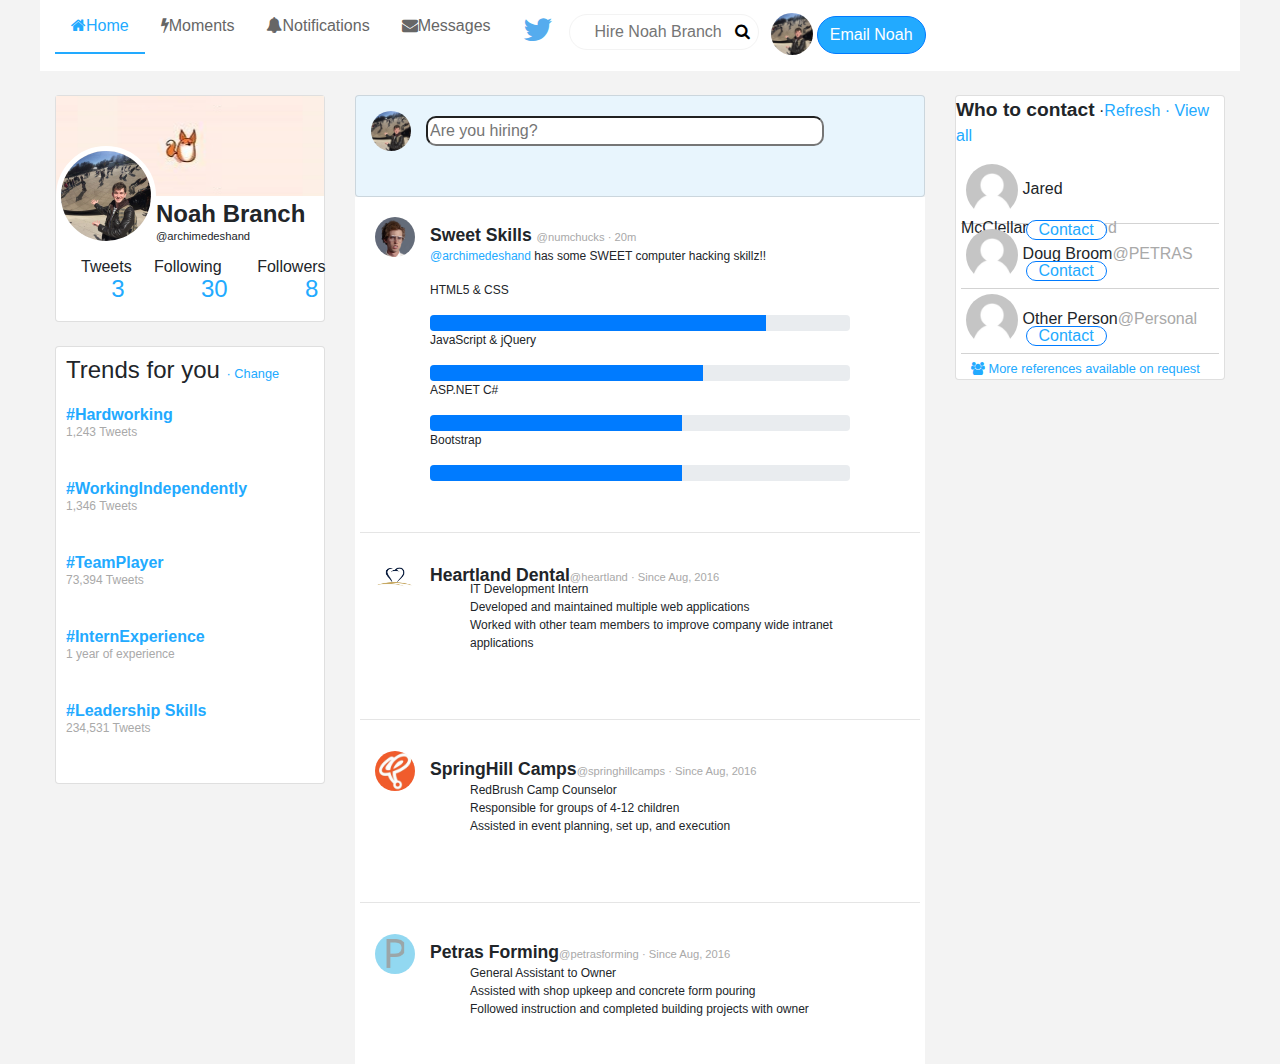
<file: Index.html>
<html>
    <head>
        <link rel="stylesheet" href="Site.css">
        <link rel="stylesheet" href="font-awesome-4.7.0/css/font-awesome.css">
        <link rel="stylesheet" href="css/bootstrap.css">
        <script src="jquery.js"></script>
    </head>
    <title>Noah Branch - Resume</title>
    <body class="container-fluid">
        <div id="headBar" class="col-md-12">
        <ul class="menu">
            <li><a class="listEl active" href="#"><i class="fa fa-home" aria-hidden="true"></i>Home</a></li>
            <li><a class="listEl" href="#"><i class="fa fa-bolt" aria-hidden="true"></i>Moments</a></li>
            <li><a class="listEl" href="#"><i class="fa fa-bell" aria-hidden="true"></i>Notifications</a></li>
            <li><a class="listEl" href="#"><i class="fa fa-envelope" aria-hidden="true"></i>Messages</a></li>
            <li><a class="listEl" href="#"><i class="fa fa-twitter fa-2x"></i></a></li>
            <li class="pull-right"><div id="search">
                    <input id="searchBar" type="text" placeholder="Hire Noah Branch">
                <button id="searchButton" ><i class="fa fa-search"></i></button>
                </div>
            </li>
            <li>
                <a id="profileImg" href="#"><img id="profile" src="bean.jpg" width="42"></a>
            </li>
            <li class="listEl"><a id="stanley" href="mailto:noah.branch@gmail.com"><input type="button" id="emailNoahBtn" class="btn btn-primary" value="Email Noah"></a></li>
            </ul>
        </div>
        <br>
        <div id="mainArea">
            <div class="row">
                <div class="col-lg-3 col-md-4">
                <div class="card">
                <div id="noahCard" class="card-block"></div>
                <div id="noahText">
                    <img id="beanPic" src="bean.jpg">
                    <div id="handle">
                        <p id="noahBranch">Noah Branch</p>
                        <p id="twitterHand">@archimedeshand</p>
                    </div>
                </div>
                <div id="stats">
                                <span class="titleBit">Tweets</span>
                                <span class="numbersBit">3</span>
                                <span class="titleBit">Following</span>
                                <span class="numbersBit">30</span>
                                <span class="titleBit">Followers</span>
                                <span class="numbersBit">8</span>
                </div>
            </div>
            <br>
            <div class="card">
                    <h4 style="margin: 10px">Trends for you <span style="font-size: .8rem; font-weight: 200; color: #2af;">· Change</span></h4>
                    <div id="skills">
                        <p class="trend">#Hardworking</p>
                        <p class="info">1,243 Tweets</p>
                        <p class="trend">#WorkingIndependently</p>
                        <p class="info">1,346 Tweets</p>
                        <p class="trend">#TeamPlayer</p>
                        <p class="info">73,394 Tweets</p>
                        <p class="trend">#InternExperience</p>
                        <p class="info">1 year of experience</p>
                        <p class="trend">#Leadership Skills</p>
                        <p class="info">234,531 Tweets</p>
                </div>
                    </div>
            </div>
            <div class="col-md-6 col-sm-6">
                <div class="card" style="background-color: #e8f5fd">
                    <img src="bean.jpg" class="profileImg"><input type="text" placeholder="Are you hiring?" id="hiringQ">
                </div>
                <div class="tweet">
                    <img src="sweet.jpg" class="profileImg"><span class="twitterName">Sweet Skills <span class="tweetHandleTime">@numchucks · 20m</span></span>
                    <div class="tweetBody">
                        <p><span style="color: #2af;">@archimedeshand</span> has some SWEET computer hacking skillz!!</p>
                    <p>HTML5 & CSS</p>
                        <div class="progress">
                            <div class="progress-bar progress-bar-info" role="progressbar" aria-valuenow="80"aria-valuemin="0" aria-valuemax="100" style="width:80%"></div>
                        </div>
                    <p>JavaScript & jQuery</p>
                        <div class="progress">
                            <div class="progress-bar progress-bar-info" role="progressbar" aria-valuenow="65"aria-valuemin="0" aria-valuemax="100" style="width:65%"></div>
                        </div>
                        <p>ASP.NET C#</p>
                        <div class="progress">
                            <div class="progress-bar progress-bar-info" role="progressbar" aria-valuenow="60"aria-valuemin="0" aria-valuemax="100" style="width:60%"></div>
                        </div>
                        <p>Bootstrap</p>
                        <div class="progress">
                            <div class="progress-bar progress-bar-info" role="progressbar" aria-valuenow="60"aria-valuemin="0" aria-valuemax="100" style="width:60%"></div>
                        </div>
                    </div>
                </div>
                <div class="tweet">
                    <hr>
                    <img src="Heartland.png" class="profileImg"><span class="twitterName">Heartland Dental<span class="tweetHandleTime">@heartland · Since Aug, 2016</span></span>
                    <div class="tweetBody">
                        <ul class="jobSkills">
                            <li>IT Development Intern</li>
                            <li>Developed and maintained multiple web applications</li>
                            <li>Worked with other team members to improve company wide intranet applications</li>
                        </ul>
                </div>
            </div>
                <div class="tweet">
                    <hr>
                    <img src="springHill.jpeg" class="profileImg"><span class="twitterName">SpringHill Camps<span class="tweetHandleTime">@springhillcamps · Since Aug, 2016</span></span>
                    <div class="tweetBody">
                        <ul class="jobSkills">
                            <li>RedBrush Camp Counselor</li>
                            <li>Responsible for groups of 4-12 children</li>
                            <li>Assisted in event planning, set up, and execution</li>
                        </ul>
                </div>
            </div>
                <div class="tweet">
                    <hr>
                    <img src="Petras.jpg" class="profileImg"><span class="twitterName">Petras Forming<span class="tweetHandleTime">@petrasforming · Since Aug, 2016</span></span>
                    <div class="tweetBody">
                        <ul class="jobSkills">
                            <li>General Assistant to Owner</li>
                            <li>Assisted with shop upkeep and concrete form pouring</li>
                            <li>Followed instruction and completed building projects with owner</li>
                        </ul>
                </div>
            </div>
            </div>
            <div class="col-lg-3 col-md-4">
            <div class="card">
                <div class="card-block">
                    <p><span id="whoto">Who to contact</span> ·<span style="color: #2af">Refresh · View all</span></p>
                    <div class="contactSq">
                        <img src="blank.jpg" style="margin: 0 5px 0 5px; width:20%; border-radius: 100%;"><span>Jared McClellan</span><span id="company">@Heartland</span>
                        <div>
                            <a href="mailto:jmcclellan@heartland.com"><button id="contactButton" type="button" class="btn btn-primary">Contact</button></a>
                        </div>
                    </div>
                    <div class="contactSq">
                        <img src="blank.jpg" style="margin: 0 5px 0 5px; width:20%; border-radius: 100%;"><span>Doug Broom</span><span id="company">@PETRAS</span>
                        <div>
                            <a href="tel:6182679366"><button id="contactButton" type="button" class="btn btn-primary">Contact</button></a>
                        </div>
                    </div>
                    <div class="contactSq">
                        <img src="blank.jpg" style="margin: 0 5px 0 5px; width:20%; border-radius: 100%;"><span>Other Person</span><span id="company">@Personal</span>
                        <div>
                            <a href="#"><button id="contactButton" type="button" class="btn btn-primary">Contact</button></a>
                        </div>
                    </div>
                    <span id="findOthers"><i class="fa fa-users"></i> More references available on request</span>
                    <br>
                </div>
            </div>
                    <br>
                </div>
            </div>
        </div>
    </body>
</html>
</file>
<file: Site.css>
hr {
    margin: 0;
}
ul.menu {
    list-style-type: none;
    margin: 0;
    padding: 0;
    overflow: hidden;
    background-color: #ffffff;
}

ul.menu li {
    float: left;
    text-decoration: none;
}

ul.menu li a.listEl {
    display: block;
    color: #666;
    text-align: center;
    padding: 14px 16px;
    text-decoration: none;
}

ul.menu li a:hover:not(.active):not(#stanley):not(#profileImg) {
    border-bottom: 2px #2af solid;
    color: #2af;
}

ul.menu li a.active {
    border-bottom: 2px #2af solid;
    color: #2af;
}

body {
    font-family: sans-serif;
    background-color: #000000;
}
#headBar {
    background-color: white;
}

#searchBar {
    width: 100%;
    border-radius: 60px;
    border: .5px #f3f3f3 solid;
    padding: 5px 5px 5px 25px;
    position: absolute;
    top: 45%;
    left: 0;
    z-index: 5;
}

#search {
    position: relative;
    width: 190px;
    height: 30px;
}

#searchButton {
    position: absolute;
    top: 70%;
    right: 10px;
    height: 20px;
    width: 20px;
    z-index: 10;
    border-radius: 10px;
    border: none;
    background: #fff;
}

#profile {
    border-radius: 100%;
    margin: 30%;
}

#profileImg:hover {
    background-color: transparent;
}

#emailNoahBtn {
    background-color: #2af;
    margin: 15%;
    width: 100%;
    border-radius: 50px;
}
#emailNoahBtn:hover{
    background-color: white;
    color: #2af;
}

.referenceImg {
    
}

#contactButton {
    border-radius: 50px;
    height: 20px;
    position: relative;
    left: 25%;
    top: -20px;
    line-height: 0px;
    background-color: #fff;
    color: #2af;
}
#contactButton:hover{
    background-color: #2af;
    color: white;
}

.card-block {
}

.card {
}



#foxtato {
    background-image: url(foxtato.jpg);
    background-size: contain;
    
}

#noahCard {
    height: 100px;
    background-position: center;
    background-image: url(foxtato.jpg);
}

#beanPic {
    height:100px;
    border-radius: 100px;
    position: relative;
    top:-50px;
    border: 5px white solid;
}

#namePart {
    font-weight: bold;
    font-size: 1.5rem;
}

#handle {
    position: relative;
    right: -100px;
    top: -100px;
    overflow: hidden;
}

#noahBranch {
    font-weight: bold;
    font-size: 1.5rem;
}

#twitterHand {
    font-size: .7rem;
    position: relative;
    top: -20px;
}

.titleBit {
    position: relative;
    left: 25px;
}

#noahText {
    background-color: transparent;
    height: 50px;
}

#stats {
    height: 75px;
    background-color: transparent;
}

.numbersBit {
    position: relative;
    top: 25px;
    color: #2af;
    font-size: 1.5rem
}

#statList {
    
}

#company {
    color: darkgray;
}

#whoto {
    font-weight: bold;
    font-size: 1.2rem;
    position: relative;
}

#stanley {
    background-color: transparent;
}

#hiringQ {
    width: 70%;
    border-radius: 10px;
    position: relative;
    left: 70px;
    top: -50px;
}

#skills {
    margin: 10px;
}

#mainArea {
    padding-right: 15px;
    padding-left: 15px;
}



.tweet {
    background-color: white;
    padding: 5px;
}

.profileImg {
    margin: 15px;
    border-radius: 100px;
    width: 40px;
}

#findOthers {
    padding-left: 15px;
    color: #2af;
    font-size: .8rem;
    position: relative;
    padding-top: 
}

.tweetBody {
    position: relative;
    margin:0 70px 0 70px;
    top: -25px;
    font-size: .75rem;
}

.tweetHandleTime {
    font-weight: 200;
    color: darkgrey;
    font-size: .7rem;
}

.twitterName {
    font-weight: bold;
    font-size: 1.1rem;
}

.jobSkills {
    
}
.jobSkills li {
    list-style: none;
}

.trend {
    font-weight: bold;
    color: #2af;
}
.trend:hover {
    cursor: pointer;
    text-decoration: underline;
}

.info {
    font-size: .75rem;
    color: darkgrey;
    position: relative;
    top: -20px;
}

.contactSq {
    height: 60px;
    border-bottom: 1px lightgrey solid;
    margin: 5px;
}
</file>
